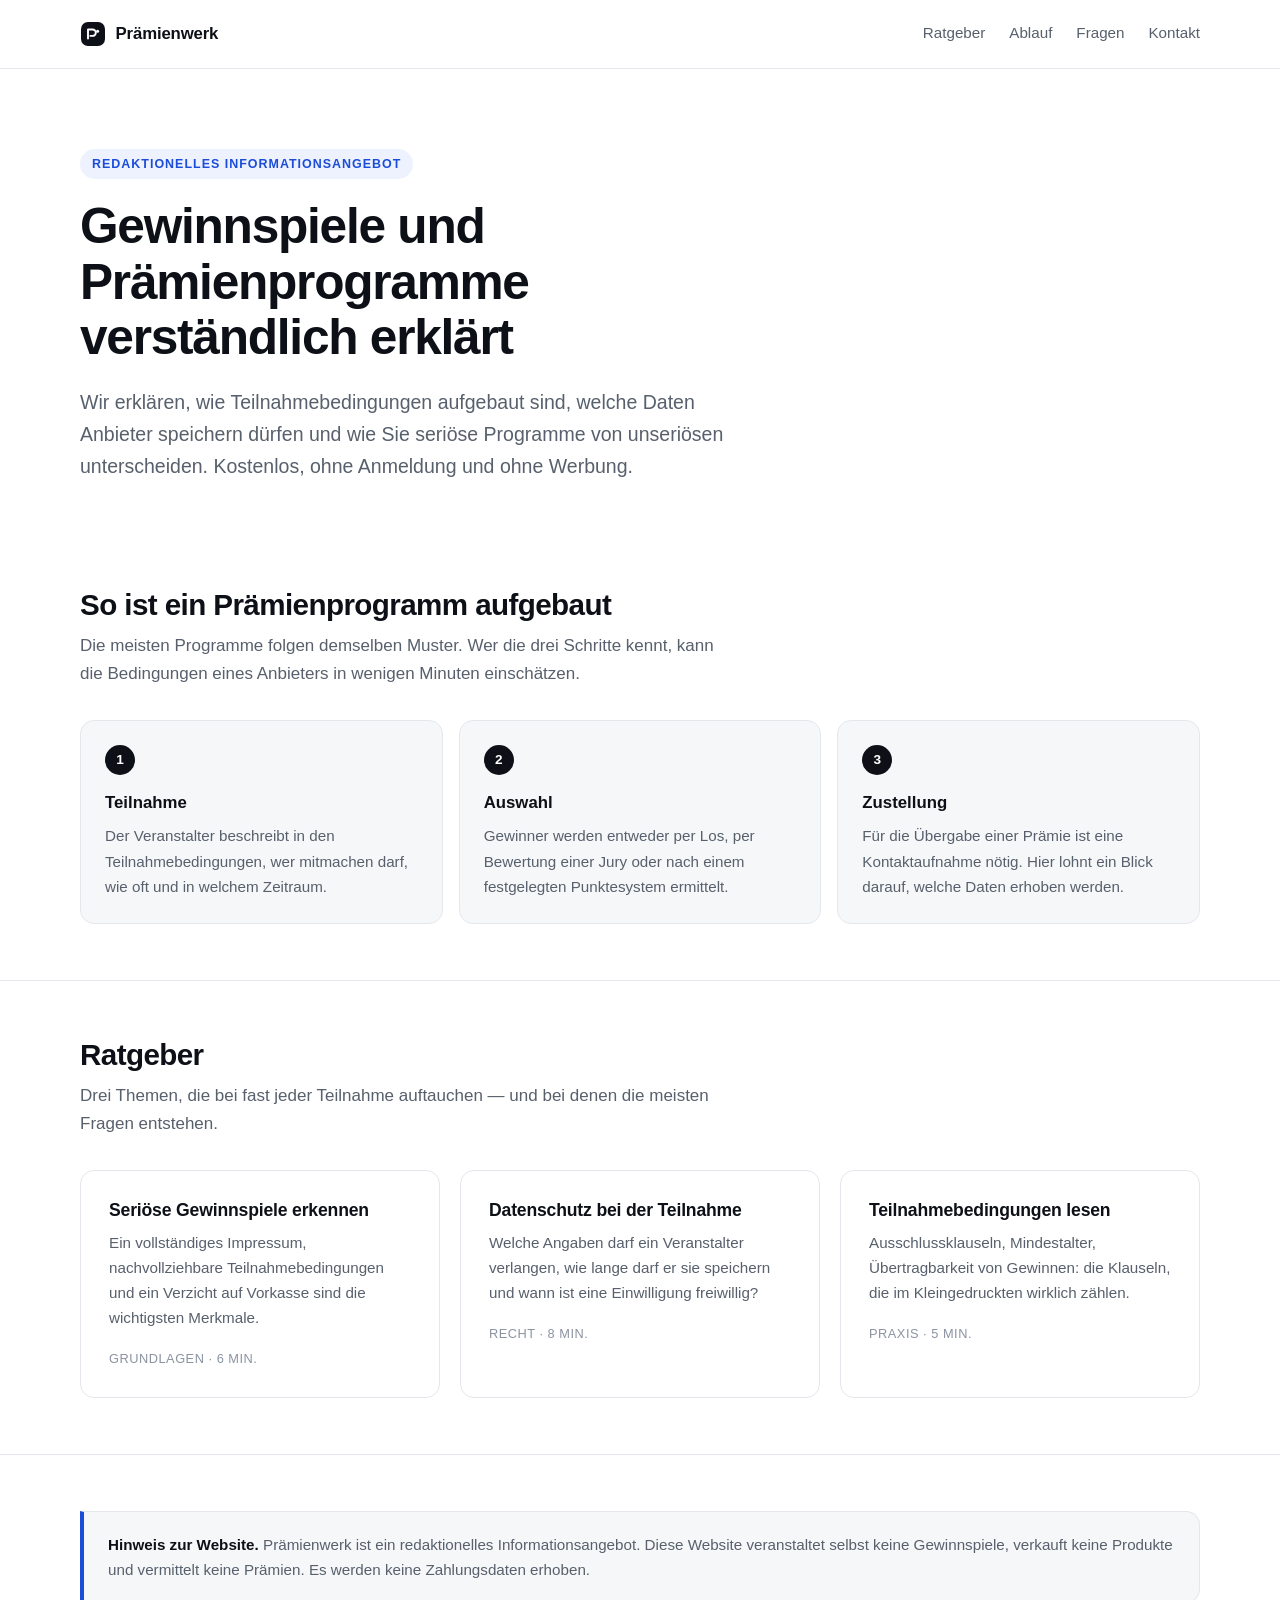
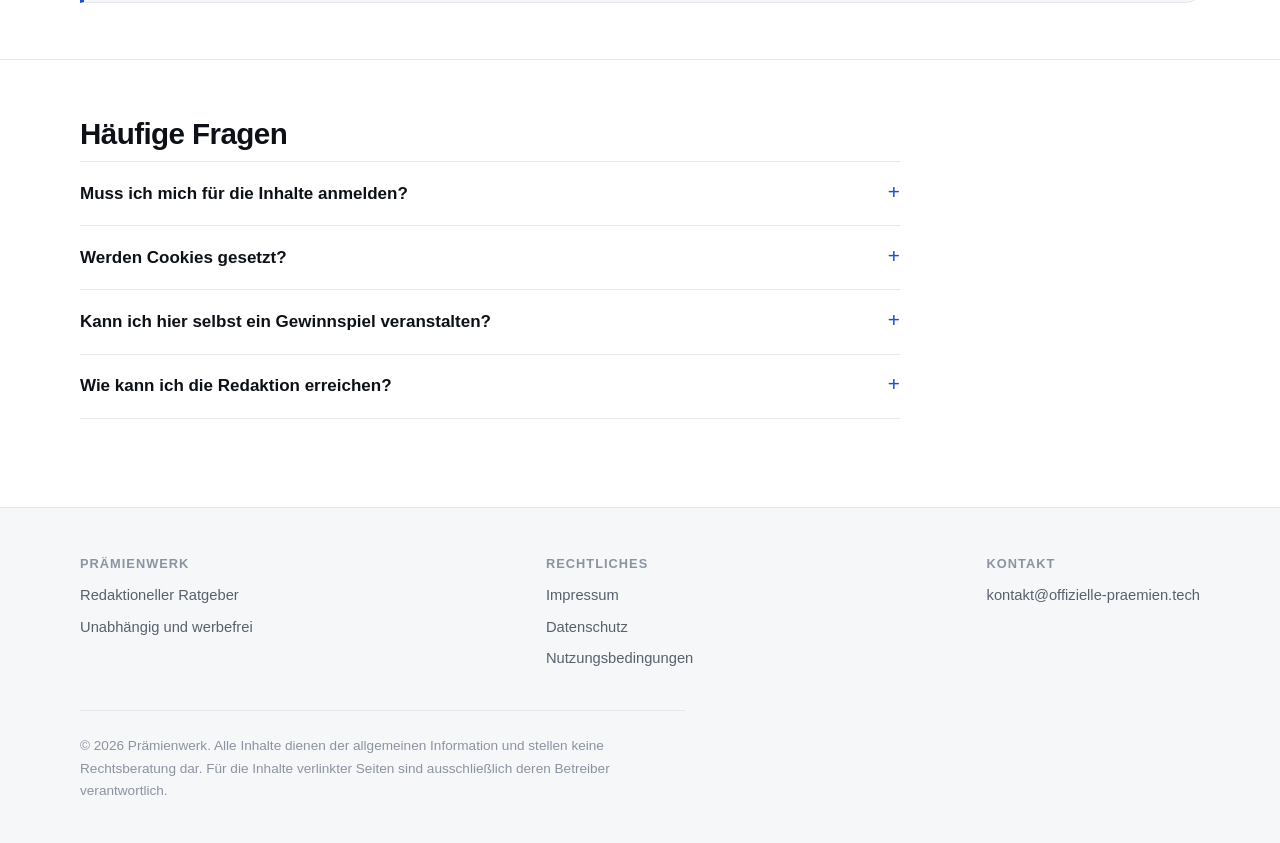
<file: index.html>
<!DOCTYPE html>
<html lang="de">
<head>
<meta charset="utf-8">
<meta name="viewport" content="width=device-width, initial-scale=1">
<title>Prämienwerk — Ratgeber für Gewinnspiele und Prämienprogramme</title>
<meta name="description" content="Unabhängiger Ratgeber zu Gewinnspielen und Prämienprogrammen: Teilnahmebedingungen, Datenschutz und woran Sie seriöse Anbieter erkennen.">
<meta name="robots" content="index, follow">
<meta name="theme-color" content="#ffffff">
<link rel="canonical" href="https://offizielle-praemien.tech/">
<link rel="stylesheet" href="/assets/style.css">
</head>
<body>
<a class="skip" href="#main">Zum Inhalt springen</a>

<header class="site-header">
  <div class="container">
    <a class="wordmark" href="/">
      <svg width="26" height="26" viewBox="0 0 26 26" aria-hidden="true" focusable="false">
        <rect x="1" y="1" width="24" height="24" rx="7" fill="#0d1117"/>
        <path d="M8 17.5V8.5h4.6a3.2 3.2 0 0 1 0 6.4H10.4" stroke="#fff" stroke-width="1.9" fill="none" stroke-linecap="round" stroke-linejoin="round"/>
        <circle cx="17.6" cy="10.2" r="1.5" fill="#fff"/>
      </svg>
      Prämienwerk
    </a>
    <nav class="nav" aria-label="Hauptnavigation">
      <a href="#ratgeber">Ratgeber</a>
      <a href="#ablauf">Ablauf</a>
      <a href="#fragen">Fragen</a>
      <a href="/impressum.html">Kontakt</a>
    </nav>
  </div>
</header>

<main id="main">

  <section class="hero">
    <div class="container">
      <p class="eyebrow">Redaktionelles Informationsangebot</p>
      <h1>Gewinnspiele und Prämienprogramme verständlich erklärt</h1>
      <p class="lede">
        Wir erklären, wie Teilnahmebedingungen aufgebaut sind, welche Daten Anbieter
        speichern dürfen und wie Sie seriöse Programme von unseriösen unterscheiden.
        Kostenlos, ohne Anmeldung und ohne Werbung.
      </p>
    </div>
  </section>

  <section class="section" id="ablauf">
    <div class="container">
      <h2>So ist ein Prämienprogramm aufgebaut</h2>
      <p class="section-intro">
        Die meisten Programme folgen demselben Muster. Wer die drei Schritte kennt,
        kann die Bedingungen eines Anbieters in wenigen Minuten einschätzen.
      </p>
      <ol class="steps">
        <li>
          <span class="num">1</span>
          <h3>Teilnahme</h3>
          <p>Der Veranstalter beschreibt in den Teilnahmebedingungen, wer mitmachen darf,
             wie oft und in welchem Zeitraum.</p>
        </li>
        <li>
          <span class="num">2</span>
          <h3>Auswahl</h3>
          <p>Gewinner werden entweder per Los, per Bewertung einer Jury oder nach
             einem festgelegten Punktesystem ermittelt.</p>
        </li>
        <li>
          <span class="num">3</span>
          <h3>Zustellung</h3>
          <p>Für die Übergabe einer Prämie ist eine Kontaktaufnahme nötig. Hier lohnt
             ein Blick darauf, welche Daten erhoben werden.</p>
        </li>
      </ol>
    </div>
  </section>

  <section class="section" id="ratgeber">
    <div class="container">
      <h2>Ratgeber</h2>
      <p class="section-intro">
        Drei Themen, die bei fast jeder Teilnahme auftauchen — und bei denen die
        meisten Fragen entstehen.
      </p>
      <div class="cards">
        <article class="card">
          <h3>Seriöse Gewinnspiele erkennen</h3>
          <p>Ein vollständiges Impressum, nachvollziehbare Teilnahmebedingungen und
             ein Verzicht auf Vorkasse sind die wichtigsten Merkmale.</p>
          <span class="meta">Grundlagen · 6 Min.</span>
        </article>
        <article class="card">
          <h3>Datenschutz bei der Teilnahme</h3>
          <p>Welche Angaben darf ein Veranstalter verlangen, wie lange darf er sie
             speichern und wann ist eine Einwilligung freiwillig?</p>
          <span class="meta">Recht · 8 Min.</span>
        </article>
        <article class="card">
          <h3>Teilnahmebedingungen lesen</h3>
          <p>Ausschlussklauseln, Mindestalter, Übertragbarkeit von Gewinnen: die
             Klauseln, die im Kleingedruckten wirklich zählen.</p>
          <span class="meta">Praxis · 5 Min.</span>
        </article>
      </div>
    </div>
  </section>

  <section class="section">
    <div class="container">
      <div class="notice">
        <strong>Hinweis zur Website.</strong> Prämienwerk ist ein redaktionelles
        Informationsangebot. Diese Website veranstaltet selbst keine Gewinnspiele,
        verkauft keine Produkte und vermittelt keine Prämien. Es werden keine
        Zahlungsdaten erhoben.
      </div>
    </div>
  </section>

  <section class="section" id="fragen">
    <div class="container">
      <h2>Häufige Fragen</h2>
      <div class="faq">
        <details>
          <summary>Muss ich mich für die Inhalte anmelden?</summary>
          <p>Nein. Alle Seiten sind frei zugänglich. Es gibt kein Benutzerkonto,
             keinen Newsletter und keine Bezahlschranke.</p>
        </details>
        <details>
          <summary>Werden Cookies gesetzt?</summary>
          <p>Nein. Diese Website verwendet keine Cookies, kein Tracking und keine
             Analysewerkzeuge von Drittanbietern.</p>
        </details>
        <details>
          <summary>Kann ich hier selbst ein Gewinnspiel veranstalten?</summary>
          <p>Nein. Prämienwerk ist ausschließlich eine Informationsseite und bietet
             keine Plattform für Veranstalter an.</p>
        </details>
        <details>
          <summary>Wie kann ich die Redaktion erreichen?</summary>
          <p>Per E-Mail an <a href="mailto:kontakt@offizielle-praemien.tech">kontakt@offizielle-praemien.tech</a>.
             Die vollständigen Angaben stehen im <a href="/impressum.html">Impressum</a>.</p>
        </details>
      </div>
    </div>
  </section>

</main>

<footer class="site-footer">
  <div class="container">
    <div class="cols">
      <div>
        <h2>Prämienwerk</h2>
        <ul>
          <li>Redaktioneller Ratgeber</li>
          <li>Unabhängig und werbefrei</li>
        </ul>
      </div>
      <div>
        <h2>Rechtliches</h2>
        <ul>
          <li><a href="/impressum.html">Impressum</a></li>
          <li><a href="/datenschutz.html">Datenschutz</a></li>
          <li><a href="/agb.html">Nutzungsbedingungen</a></li>
        </ul>
      </div>
      <div>
        <h2>Kontakt</h2>
        <ul>
          <li><a href="mailto:kontakt@offizielle-praemien.tech">kontakt@offizielle-praemien.tech</a></li>
        </ul>
      </div>
    </div>
    <p class="fine">
      © 2026 Prämienwerk. Alle Inhalte dienen der allgemeinen Information und stellen
      keine Rechtsberatung dar. Für die Inhalte verlinkter Seiten sind ausschließlich
      deren Betreiber verantwortlich.
    </p>
  </div>
</footer>

</body>
</html>
</file>
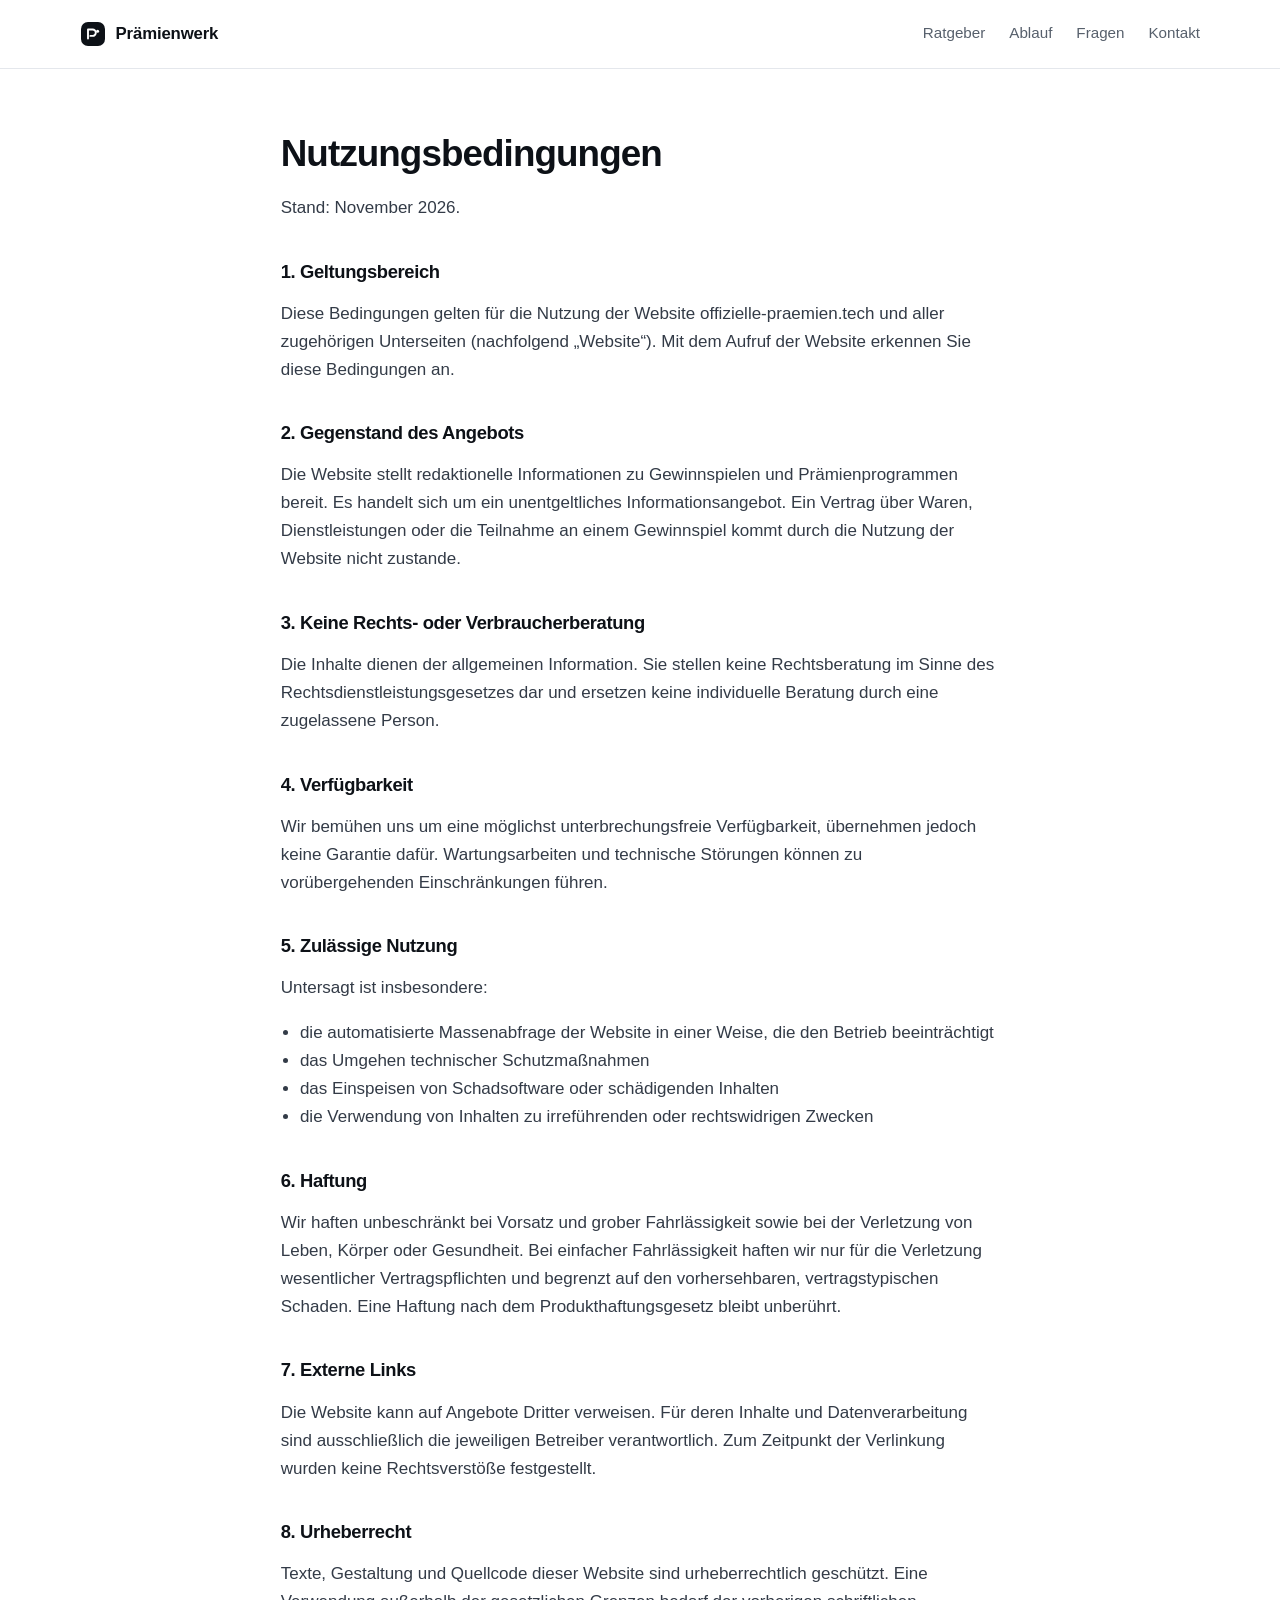
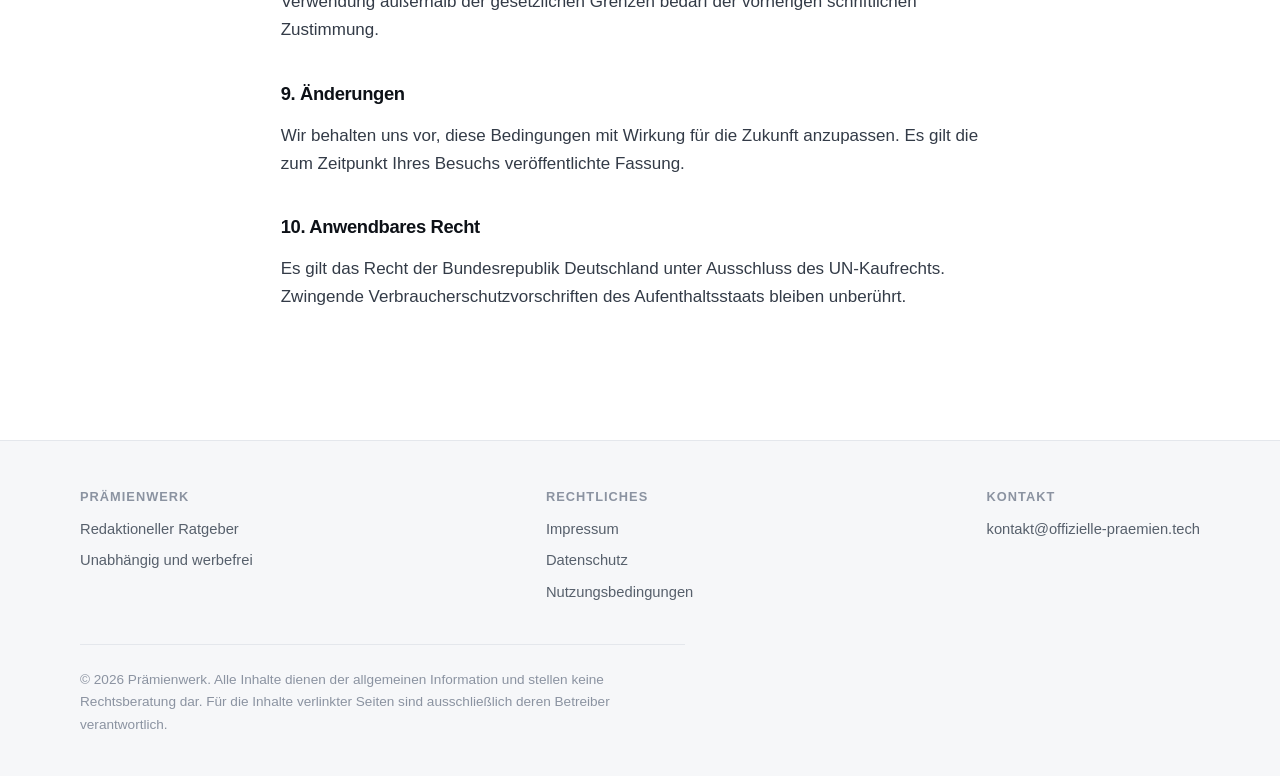
<file: agb.html>
<!DOCTYPE html>
<html lang="de">
<head>
<meta charset="utf-8">
<meta name="viewport" content="width=device-width, initial-scale=1">
<title>Nutzungsbedingungen — Prämienwerk</title>
<meta name="description" content="Nutzungsbedingungen für das redaktionelle Informationsangebot Prämienwerk.">
<meta name="robots" content="index, follow">
<link rel="canonical" href="https://offizielle-praemien.tech/agb.html">
<link rel="stylesheet" href="/assets/style.css">
</head>
<body>
<a class="skip" href="#main">Zum Inhalt springen</a>

<header class="site-header">
  <div class="container">
    <a class="wordmark" href="/">
      <svg width="26" height="26" viewBox="0 0 26 26" aria-hidden="true" focusable="false">
        <rect x="1" y="1" width="24" height="24" rx="7" fill="#0d1117"/>
        <path d="M8 17.5V8.5h4.6a3.2 3.2 0 0 1 0 6.4H10.4" stroke="#fff" stroke-width="1.9" fill="none" stroke-linecap="round" stroke-linejoin="round"/>
        <circle cx="17.6" cy="10.2" r="1.5" fill="#fff"/>
      </svg>
      Prämienwerk
    </a>
    <nav class="nav" aria-label="Hauptnavigation">
      <a href="/#ratgeber">Ratgeber</a>
      <a href="/#ablauf">Ablauf</a>
      <a href="/#fragen">Fragen</a>
      <a href="/impressum.html">Kontakt</a>
    </nav>
  </div>
</header>

<main id="main">
  <div class="container legal">
    <h1>Nutzungsbedingungen</h1>
    <p>Stand: November 2026.</p>

    <h2>1. Geltungsbereich</h2>
    <p>
      Diese Bedingungen gelten für die Nutzung der Website offizielle-praemien.tech und
      aller zugehörigen Unterseiten (nachfolgend „Website“). Mit dem Aufruf der Website
      erkennen Sie diese Bedingungen an.
    </p>

    <h2>2. Gegenstand des Angebots</h2>
    <p>
      Die Website stellt redaktionelle Informationen zu Gewinnspielen und
      Prämienprogrammen bereit. Es handelt sich um ein unentgeltliches
      Informationsangebot. Ein Vertrag über Waren, Dienstleistungen oder die Teilnahme an
      einem Gewinnspiel kommt durch die Nutzung der Website nicht zustande.
    </p>

    <h2>3. Keine Rechts- oder Verbraucherberatung</h2>
    <p>
      Die Inhalte dienen der allgemeinen Information. Sie stellen keine Rechtsberatung im
      Sinne des Rechtsdienstleistungsgesetzes dar und ersetzen keine individuelle
      Beratung durch eine zugelassene Person.
    </p>

    <h2>4. Verfügbarkeit</h2>
    <p>
      Wir bemühen uns um eine möglichst unterbrechungsfreie Verfügbarkeit, übernehmen
      jedoch keine Garantie dafür. Wartungsarbeiten und technische Störungen können zu
      vorübergehenden Einschränkungen führen.
    </p>

    <h2>5. Zulässige Nutzung</h2>
    <p>Untersagt ist insbesondere:</p>
    <ul>
      <li>die automatisierte Massenabfrage der Website in einer Weise, die den Betrieb beeinträchtigt</li>
      <li>das Umgehen technischer Schutzmaßnahmen</li>
      <li>das Einspeisen von Schadsoftware oder schädigenden Inhalten</li>
      <li>die Verwendung von Inhalten zu irreführenden oder rechtswidrigen Zwecken</li>
    </ul>

    <h2>6. Haftung</h2>
    <p>
      Wir haften unbeschränkt bei Vorsatz und grober Fahrlässigkeit sowie bei der
      Verletzung von Leben, Körper oder Gesundheit. Bei einfacher Fahrlässigkeit haften
      wir nur für die Verletzung wesentlicher Vertragspflichten und begrenzt auf den
      vorhersehbaren, vertragstypischen Schaden. Eine Haftung nach dem
      Produkthaftungsgesetz bleibt unberührt.
    </p>

    <h2>7. Externe Links</h2>
    <p>
      Die Website kann auf Angebote Dritter verweisen. Für deren Inhalte und
      Datenverarbeitung sind ausschließlich die jeweiligen Betreiber verantwortlich. Zum
      Zeitpunkt der Verlinkung wurden keine Rechtsverstöße festgestellt.
    </p>

    <h2>8. Urheberrecht</h2>
    <p>
      Texte, Gestaltung und Quellcode dieser Website sind urheberrechtlich geschützt. Eine
      Verwendung außerhalb der gesetzlichen Grenzen bedarf der vorherigen schriftlichen
      Zustimmung.
    </p>

    <h2>9. Änderungen</h2>
    <p>
      Wir behalten uns vor, diese Bedingungen mit Wirkung für die Zukunft anzupassen. Es
      gilt die zum Zeitpunkt Ihres Besuchs veröffentlichte Fassung.
    </p>

    <h2>10. Anwendbares Recht</h2>
    <p>
      Es gilt das Recht der Bundesrepublik Deutschland unter Ausschluss des
      UN-Kaufrechts. Zwingende Verbraucherschutzvorschriften des Aufenthaltsstaats
      bleiben unberührt.
    </p>
  </div>
</main>

<footer class="site-footer">
  <div class="container">
    <div class="cols">
      <div>
        <h2>Prämienwerk</h2>
        <ul>
          <li>Redaktioneller Ratgeber</li>
          <li>Unabhängig und werbefrei</li>
        </ul>
      </div>
      <div>
        <h2>Rechtliches</h2>
        <ul>
          <li><a href="/impressum.html">Impressum</a></li>
          <li><a href="/datenschutz.html">Datenschutz</a></li>
          <li><a href="/agb.html">Nutzungsbedingungen</a></li>
        </ul>
      </div>
      <div>
        <h2>Kontakt</h2>
        <ul>
          <li><a href="mailto:kontakt@offizielle-praemien.tech">kontakt@offizielle-praemien.tech</a></li>
        </ul>
      </div>
    </div>
    <p class="fine">
      © 2026 Prämienwerk. Alle Inhalte dienen der allgemeinen Information und stellen
      keine Rechtsberatung dar. Für die Inhalte verlinkter Seiten sind ausschließlich
      deren Betreiber verantwortlich.
    </p>
  </div>
</footer>

</body>
</html>
</file>
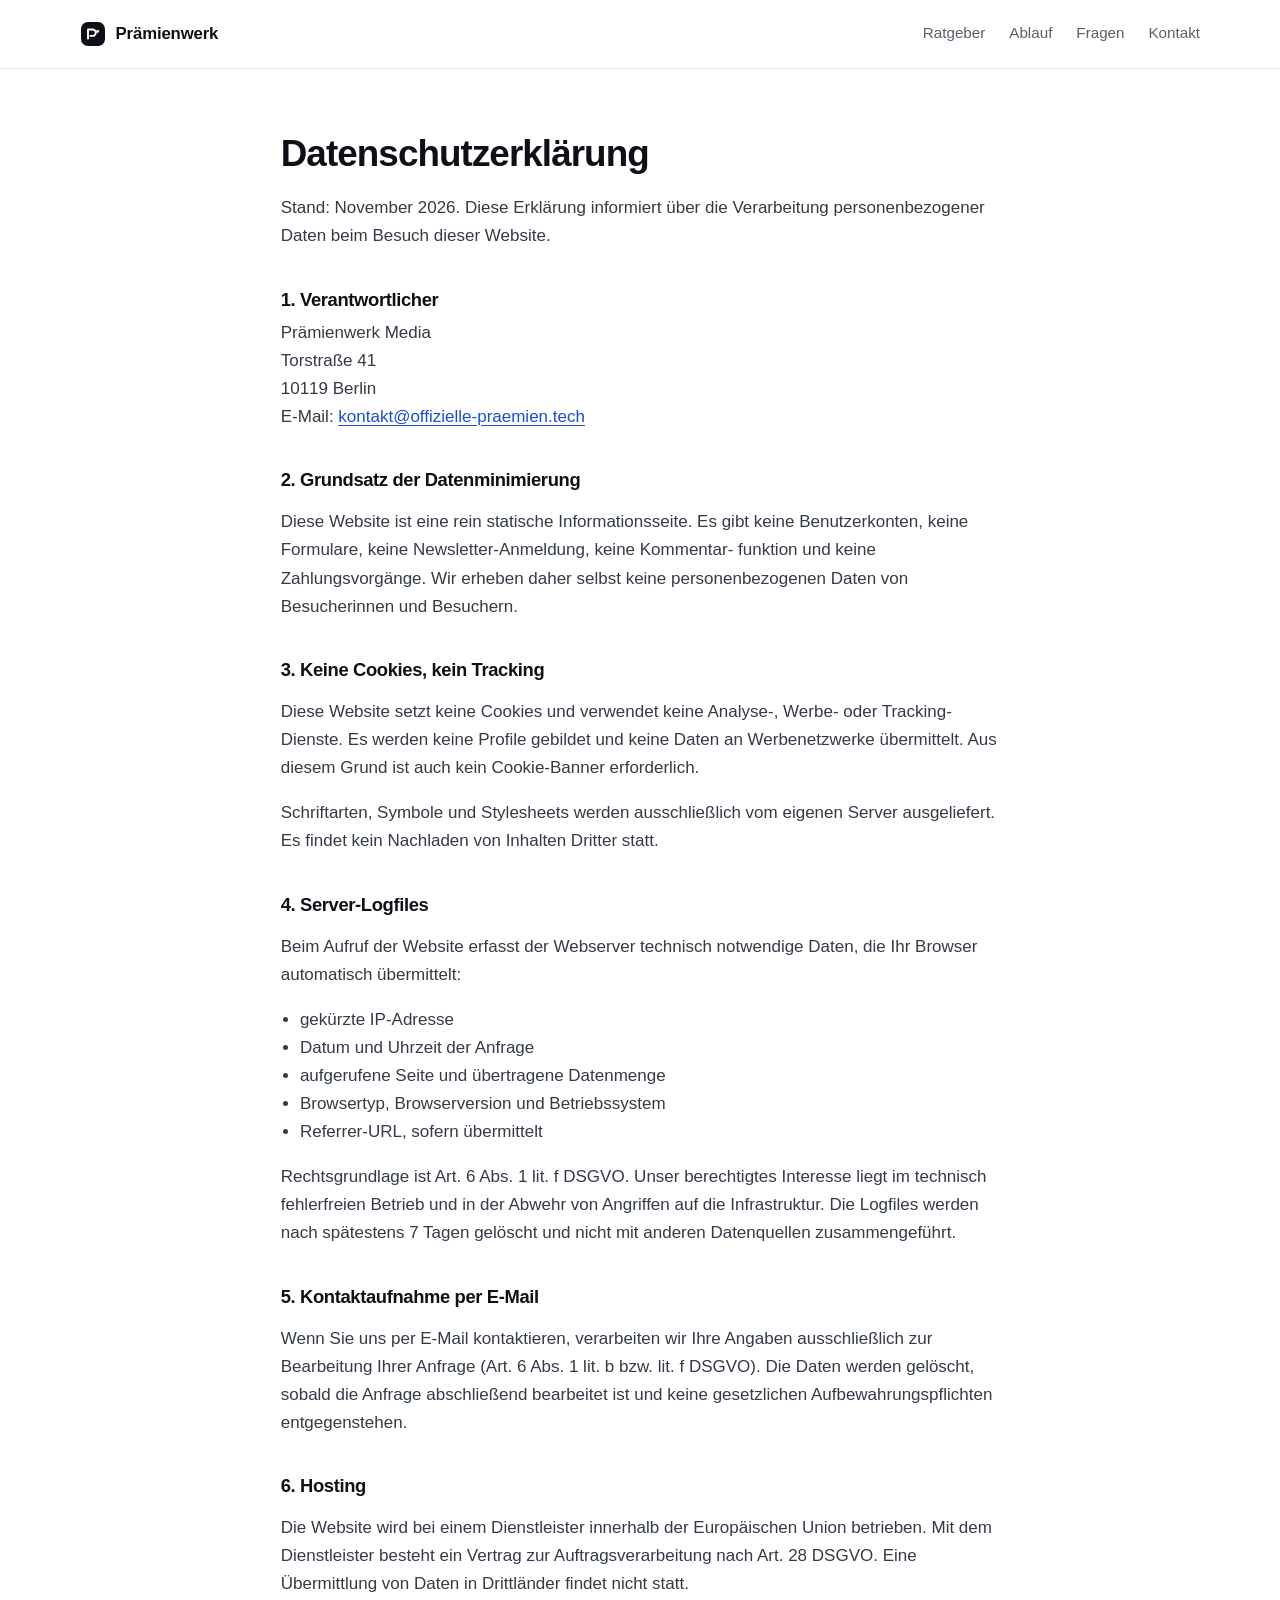
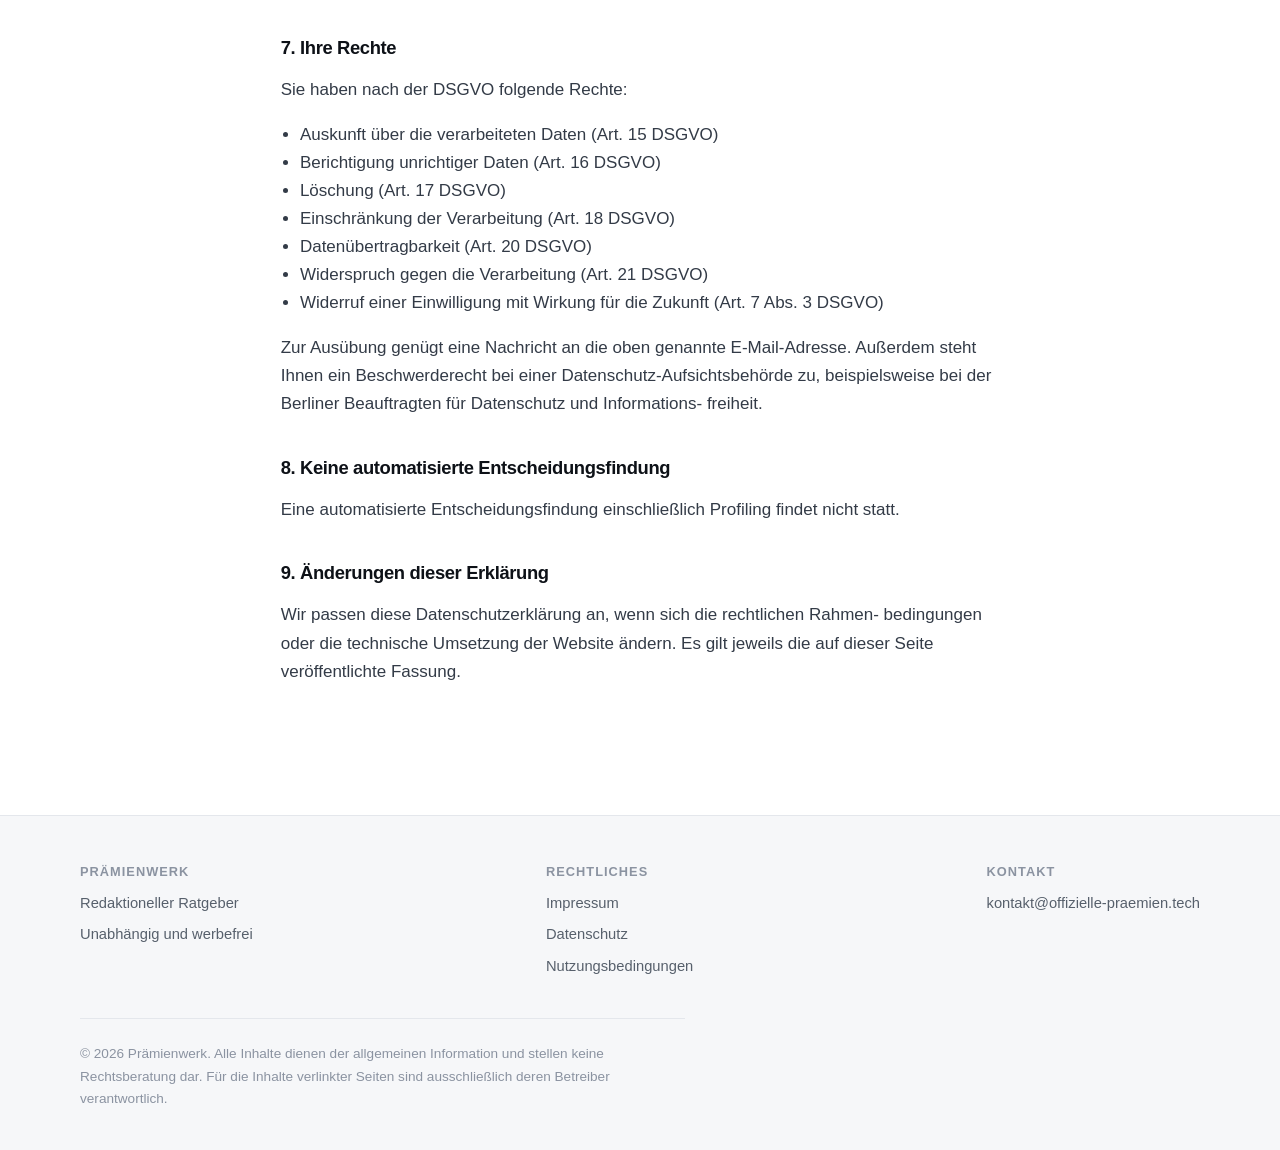
<file: datenschutz.html>
<!DOCTYPE html>
<html lang="de">
<head>
<meta charset="utf-8">
<meta name="viewport" content="width=device-width, initial-scale=1">
<title>Datenschutzerklärung — Prämienwerk</title>
<meta name="description" content="Datenschutzerklärung: Diese Website setzt keine Cookies, verwendet kein Tracking und speichert nur technisch notwendige Server-Logfiles.">
<meta name="robots" content="index, follow">
<link rel="canonical" href="https://offizielle-praemien.tech/datenschutz.html">
<link rel="stylesheet" href="/assets/style.css">
</head>
<body>
<a class="skip" href="#main">Zum Inhalt springen</a>

<header class="site-header">
  <div class="container">
    <a class="wordmark" href="/">
      <svg width="26" height="26" viewBox="0 0 26 26" aria-hidden="true" focusable="false">
        <rect x="1" y="1" width="24" height="24" rx="7" fill="#0d1117"/>
        <path d="M8 17.5V8.5h4.6a3.2 3.2 0 0 1 0 6.4H10.4" stroke="#fff" stroke-width="1.9" fill="none" stroke-linecap="round" stroke-linejoin="round"/>
        <circle cx="17.6" cy="10.2" r="1.5" fill="#fff"/>
      </svg>
      Prämienwerk
    </a>
    <nav class="nav" aria-label="Hauptnavigation">
      <a href="/#ratgeber">Ratgeber</a>
      <a href="/#ablauf">Ablauf</a>
      <a href="/#fragen">Fragen</a>
      <a href="/impressum.html">Kontakt</a>
    </nav>
  </div>
</header>

<main id="main">
  <div class="container legal">
    <h1>Datenschutzerklärung</h1>
    <p>Stand: November 2026. Diese Erklärung informiert über die Verarbeitung personenbezogener Daten beim Besuch dieser Website.</p>

    <h2>1. Verantwortlicher</h2>
    <address>
      Prämienwerk Media<br>
      Torstraße 41<br>
      10119 Berlin<br>
      E-Mail: <a href="mailto:kontakt@offizielle-praemien.tech">kontakt@offizielle-praemien.tech</a>
    </address>

    <h2>2. Grundsatz der Datenminimierung</h2>
    <p>
      Diese Website ist eine rein statische Informationsseite. Es gibt keine
      Benutzerkonten, keine Formulare, keine Newsletter-Anmeldung, keine Kommentar-
      funktion und keine Zahlungsvorgänge. Wir erheben daher selbst keine
      personenbezogenen Daten von Besucherinnen und Besuchern.
    </p>

    <h2>3. Keine Cookies, kein Tracking</h2>
    <p>
      Diese Website setzt keine Cookies und verwendet keine Analyse-, Werbe- oder
      Tracking-Dienste. Es werden keine Profile gebildet und keine Daten an
      Werbenetzwerke übermittelt. Aus diesem Grund ist auch kein Cookie-Banner
      erforderlich.
    </p>
    <p>
      Schriftarten, Symbole und Stylesheets werden ausschließlich vom eigenen Server
      ausgeliefert. Es findet kein Nachladen von Inhalten Dritter statt.
    </p>

    <h2>4. Server-Logfiles</h2>
    <p>
      Beim Aufruf der Website erfasst der Webserver technisch notwendige Daten, die Ihr
      Browser automatisch übermittelt:
    </p>
    <ul>
      <li>gekürzte IP-Adresse</li>
      <li>Datum und Uhrzeit der Anfrage</li>
      <li>aufgerufene Seite und übertragene Datenmenge</li>
      <li>Browsertyp, Browserversion und Betriebssystem</li>
      <li>Referrer-URL, sofern übermittelt</li>
    </ul>
    <p>
      Rechtsgrundlage ist Art. 6 Abs. 1 lit. f DSGVO. Unser berechtigtes Interesse liegt
      im technisch fehlerfreien Betrieb und in der Abwehr von Angriffen auf die
      Infrastruktur. Die Logfiles werden nach spätestens 7 Tagen gelöscht und nicht mit
      anderen Datenquellen zusammengeführt.
    </p>

    <h2>5. Kontaktaufnahme per E-Mail</h2>
    <p>
      Wenn Sie uns per E-Mail kontaktieren, verarbeiten wir Ihre Angaben ausschließlich
      zur Bearbeitung Ihrer Anfrage (Art. 6 Abs. 1 lit. b bzw. lit. f DSGVO). Die Daten
      werden gelöscht, sobald die Anfrage abschließend bearbeitet ist und keine
      gesetzlichen Aufbewahrungspflichten entgegenstehen.
    </p>

    <h2>6. Hosting</h2>
    <p>
      Die Website wird bei einem Dienstleister innerhalb der Europäischen Union
      betrieben. Mit dem Dienstleister besteht ein Vertrag zur Auftragsverarbeitung nach
      Art. 28 DSGVO. Eine Übermittlung von Daten in Drittländer findet nicht statt.
    </p>

    <h2>7. Ihre Rechte</h2>
    <p>Sie haben nach der DSGVO folgende Rechte:</p>
    <ul>
      <li>Auskunft über die verarbeiteten Daten (Art. 15 DSGVO)</li>
      <li>Berichtigung unrichtiger Daten (Art. 16 DSGVO)</li>
      <li>Löschung (Art. 17 DSGVO)</li>
      <li>Einschränkung der Verarbeitung (Art. 18 DSGVO)</li>
      <li>Datenübertragbarkeit (Art. 20 DSGVO)</li>
      <li>Widerspruch gegen die Verarbeitung (Art. 21 DSGVO)</li>
      <li>Widerruf einer Einwilligung mit Wirkung für die Zukunft (Art. 7 Abs. 3 DSGVO)</li>
    </ul>
    <p>
      Zur Ausübung genügt eine Nachricht an die oben genannte E-Mail-Adresse. Außerdem
      steht Ihnen ein Beschwerderecht bei einer Datenschutz-Aufsichtsbehörde zu,
      beispielsweise bei der Berliner Beauftragten für Datenschutz und Informations-
      freiheit.
    </p>

    <h2>8. Keine automatisierte Entscheidungsfindung</h2>
    <p>
      Eine automatisierte Entscheidungsfindung einschließlich Profiling findet nicht
      statt.
    </p>

    <h2>9. Änderungen dieser Erklärung</h2>
    <p>
      Wir passen diese Datenschutzerklärung an, wenn sich die rechtlichen Rahmen-
      bedingungen oder die technische Umsetzung der Website ändern. Es gilt jeweils die
      auf dieser Seite veröffentlichte Fassung.
    </p>
  </div>
</main>

<footer class="site-footer">
  <div class="container">
    <div class="cols">
      <div>
        <h2>Prämienwerk</h2>
        <ul>
          <li>Redaktioneller Ratgeber</li>
          <li>Unabhängig und werbefrei</li>
        </ul>
      </div>
      <div>
        <h2>Rechtliches</h2>
        <ul>
          <li><a href="/impressum.html">Impressum</a></li>
          <li><a href="/datenschutz.html">Datenschutz</a></li>
          <li><a href="/agb.html">Nutzungsbedingungen</a></li>
        </ul>
      </div>
      <div>
        <h2>Kontakt</h2>
        <ul>
          <li><a href="mailto:kontakt@offizielle-praemien.tech">kontakt@offizielle-praemien.tech</a></li>
        </ul>
      </div>
    </div>
    <p class="fine">
      © 2026 Prämienwerk. Alle Inhalte dienen der allgemeinen Information und stellen
      keine Rechtsberatung dar. Für die Inhalte verlinkter Seiten sind ausschließlich
      deren Betreiber verantwortlich.
    </p>
  </div>
</footer>

</body>
</html>
</file>
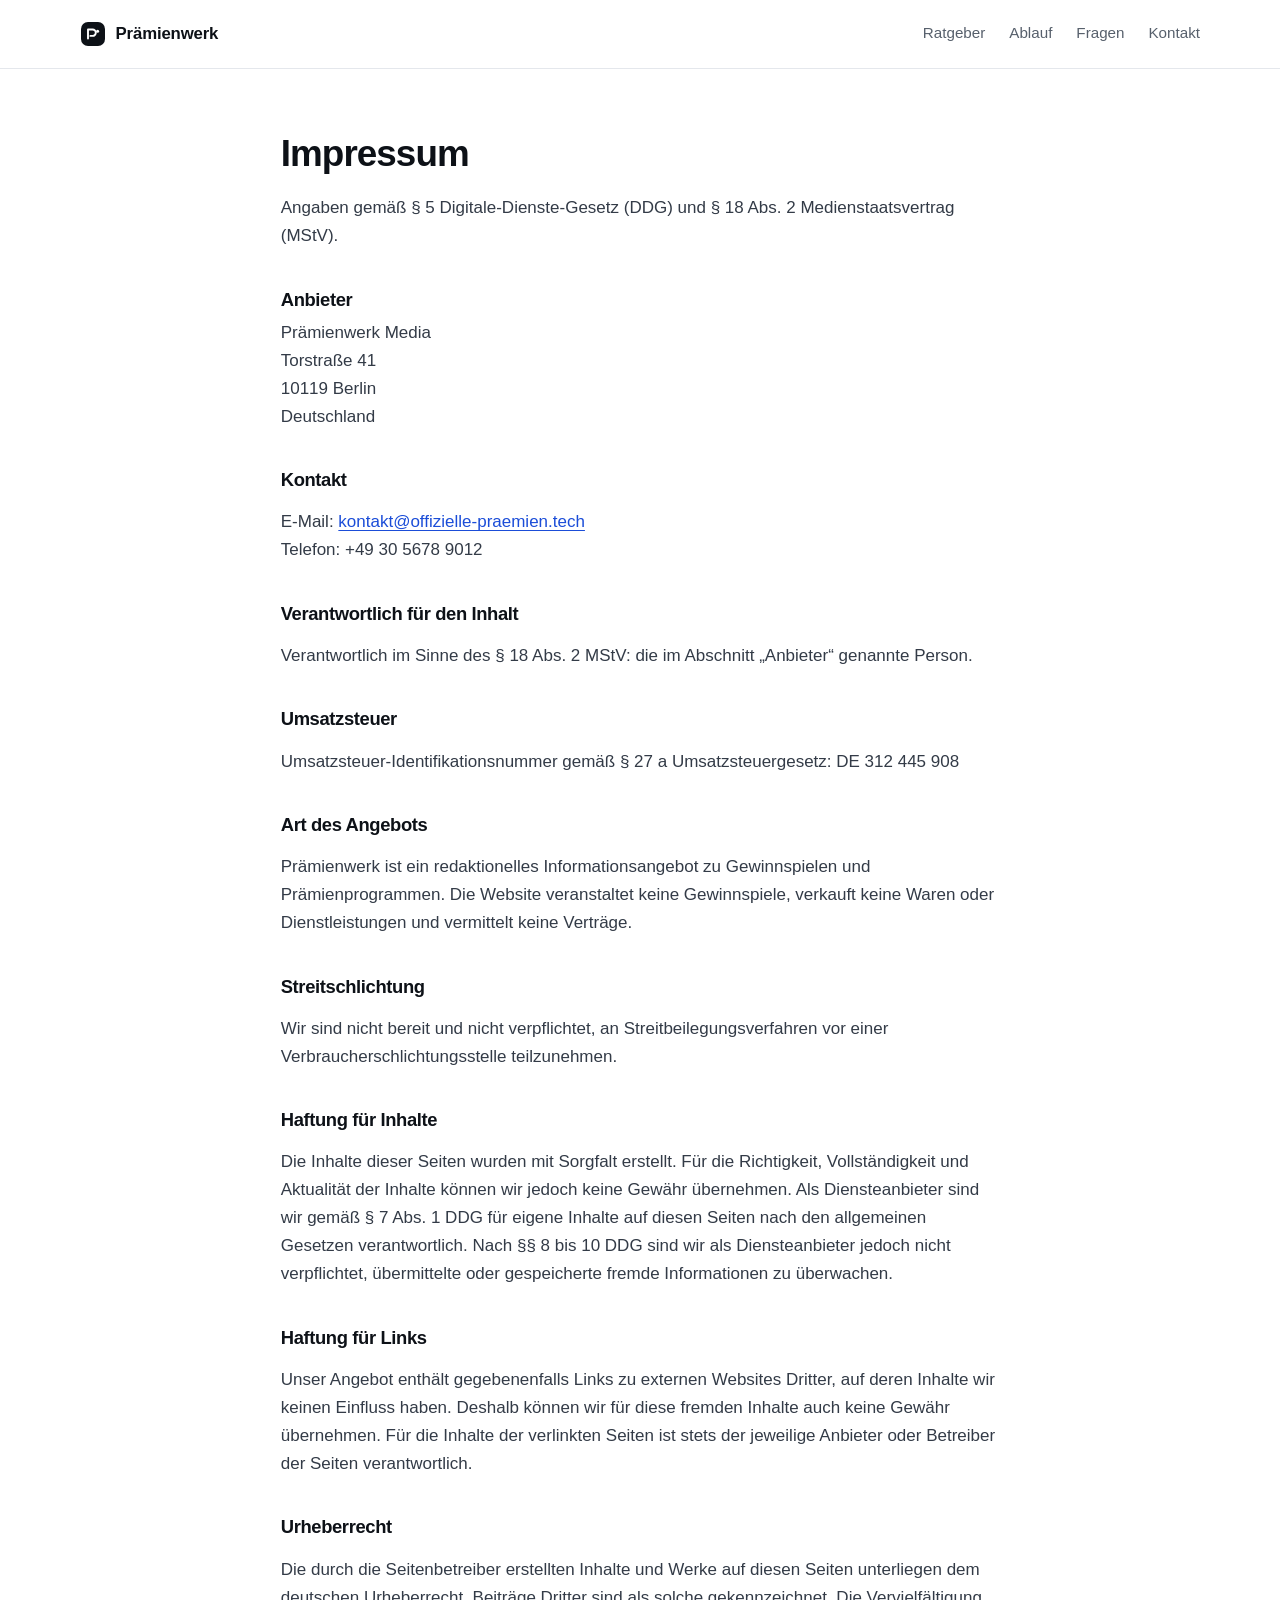
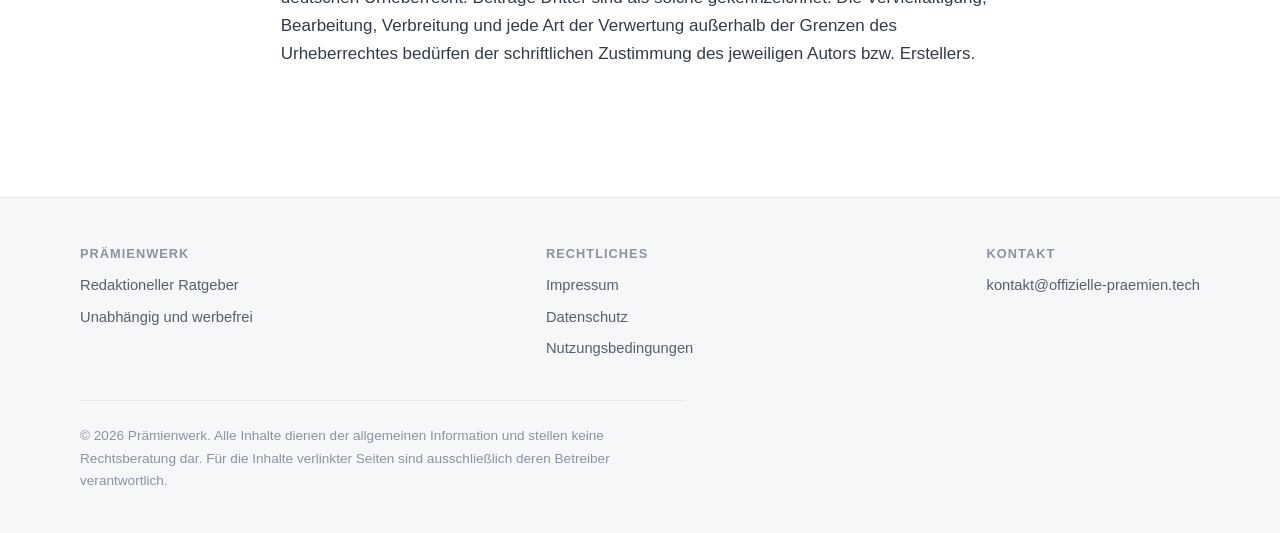
<file: impressum.html>
<!DOCTYPE html>
<html lang="de">
<head>
<meta charset="utf-8">
<meta name="viewport" content="width=device-width, initial-scale=1">
<title>Impressum — Prämienwerk</title>
<meta name="description" content="Impressum und Anbieterkennzeichnung des redaktionellen Informationsangebots Prämienwerk.">
<meta name="robots" content="index, follow">
<link rel="canonical" href="https://offizielle-praemien.tech/impressum.html">
<link rel="stylesheet" href="/assets/style.css">
</head>
<body>
<a class="skip" href="#main">Zum Inhalt springen</a>

<header class="site-header">
  <div class="container">
    <a class="wordmark" href="/">
      <svg width="26" height="26" viewBox="0 0 26 26" aria-hidden="true" focusable="false">
        <rect x="1" y="1" width="24" height="24" rx="7" fill="#0d1117"/>
        <path d="M8 17.5V8.5h4.6a3.2 3.2 0 0 1 0 6.4H10.4" stroke="#fff" stroke-width="1.9" fill="none" stroke-linecap="round" stroke-linejoin="round"/>
        <circle cx="17.6" cy="10.2" r="1.5" fill="#fff"/>
      </svg>
      Prämienwerk
    </a>
    <nav class="nav" aria-label="Hauptnavigation">
      <a href="/#ratgeber">Ratgeber</a>
      <a href="/#ablauf">Ablauf</a>
      <a href="/#fragen">Fragen</a>
      <a href="/impressum.html">Kontakt</a>
    </nav>
  </div>
</header>

<main id="main">
  <div class="container legal">
    <h1>Impressum</h1>
    <p>Angaben gemäß § 5 Digitale-Dienste-Gesetz (DDG) und § 18 Abs. 2 Medienstaatsvertrag (MStV).</p>

    <h2>Anbieter</h2>
    <address>
      Prämienwerk Media<br>
      Torstraße 41<br>
      10119 Berlin<br>
      Deutschland
    </address>

    <h2>Kontakt</h2>
    <p>
      E-Mail: <a href="mailto:kontakt@offizielle-praemien.tech">kontakt@offizielle-praemien.tech</a><br>
      Telefon: +49 30 5678 9012
    </p>

    <h2>Verantwortlich für den Inhalt</h2>
    <p>Verantwortlich im Sinne des § 18 Abs. 2 MStV: die im Abschnitt „Anbieter“ genannte Person.</p>

    <h2>Umsatzsteuer</h2>
    <p>Umsatzsteuer-Identifikationsnummer gemäß § 27 a Umsatzsteuergesetz: DE 312 445 908</p>

    <h2>Art des Angebots</h2>
    <p>
      Prämienwerk ist ein redaktionelles Informationsangebot zu Gewinnspielen und
      Prämienprogrammen. Die Website veranstaltet keine Gewinnspiele, verkauft keine
      Waren oder Dienstleistungen und vermittelt keine Verträge.
    </p>

    <h2>Streitschlichtung</h2>
    <p>
      Wir sind nicht bereit und nicht verpflichtet, an Streitbeilegungsverfahren vor
      einer Verbraucherschlichtungsstelle teilzunehmen.
    </p>

    <h2>Haftung für Inhalte</h2>
    <p>
      Die Inhalte dieser Seiten wurden mit Sorgfalt erstellt. Für die Richtigkeit,
      Vollständigkeit und Aktualität der Inhalte können wir jedoch keine Gewähr
      übernehmen. Als Diensteanbieter sind wir gemäß § 7 Abs. 1 DDG für eigene Inhalte
      auf diesen Seiten nach den allgemeinen Gesetzen verantwortlich. Nach §§ 8 bis 10
      DDG sind wir als Diensteanbieter jedoch nicht verpflichtet, übermittelte oder
      gespeicherte fremde Informationen zu überwachen.
    </p>

    <h2>Haftung für Links</h2>
    <p>
      Unser Angebot enthält gegebenenfalls Links zu externen Websites Dritter, auf deren
      Inhalte wir keinen Einfluss haben. Deshalb können wir für diese fremden Inhalte
      auch keine Gewähr übernehmen. Für die Inhalte der verlinkten Seiten ist stets der
      jeweilige Anbieter oder Betreiber der Seiten verantwortlich.
    </p>

    <h2>Urheberrecht</h2>
    <p>
      Die durch die Seitenbetreiber erstellten Inhalte und Werke auf diesen Seiten
      unterliegen dem deutschen Urheberrecht. Beiträge Dritter sind als solche
      gekennzeichnet. Die Vervielfältigung, Bearbeitung, Verbreitung und jede Art der
      Verwertung außerhalb der Grenzen des Urheberrechtes bedürfen der schriftlichen
      Zustimmung des jeweiligen Autors bzw. Erstellers.
    </p>
  </div>
</main>

<footer class="site-footer">
  <div class="container">
    <div class="cols">
      <div>
        <h2>Prämienwerk</h2>
        <ul>
          <li>Redaktioneller Ratgeber</li>
          <li>Unabhängig und werbefrei</li>
        </ul>
      </div>
      <div>
        <h2>Rechtliches</h2>
        <ul>
          <li><a href="/impressum.html">Impressum</a></li>
          <li><a href="/datenschutz.html">Datenschutz</a></li>
          <li><a href="/agb.html">Nutzungsbedingungen</a></li>
        </ul>
      </div>
      <div>
        <h2>Kontakt</h2>
        <ul>
          <li><a href="mailto:kontakt@offizielle-praemien.tech">kontakt@offizielle-praemien.tech</a></li>
        </ul>
      </div>
    </div>
    <p class="fine">
      © 2026 Prämienwerk. Alle Inhalte dienen der allgemeinen Information und stellen
      keine Rechtsberatung dar. Für die Inhalte verlinkter Seiten sind ausschließlich
      deren Betreiber verantwortlich.
    </p>
  </div>
</footer>

</body>
</html>
</file>
<file: assets/style.css>
/* Prämienwerk — statisches Stylesheet, keine externen Abhängigkeiten. */

:root {
  --bg: #ffffff;
  --soft: #f6f7f9;
  --ink: #0d1117;
  --muted: #57606c;
  --line: #e4e7ec;
  --accent: #1b4dd8;
  --accent-soft: #eef2ff;
  --radius: 14px;
}

*,
*::before,
*::after {
  box-sizing: border-box;
}

html {
  -webkit-text-size-adjust: 100%;
}

body {
  margin: 0;
  background: var(--bg);
  color: var(--ink);
  font-family: -apple-system, BlinkMacSystemFont, "Segoe UI", Roboto, "Helvetica Neue", Arial, sans-serif;
  font-size: 17px;
  line-height: 1.65;
  text-rendering: optimizeLegibility;
}

img {
  max-width: 100%;
  height: auto;
}

a {
  color: var(--accent);
  text-decoration-thickness: 1px;
  text-underline-offset: 3px;
}

a:hover {
  text-decoration-thickness: 2px;
}

:focus-visible {
  outline: 3px solid var(--accent);
  outline-offset: 2px;
  border-radius: 4px;
}

.container {
  width: min(1120px, 100% - 2.5rem);
  margin-inline: auto;
}

.skip {
  position: absolute;
  left: -9999px;
  top: 0;
  background: var(--ink);
  color: #fff;
  padding: 0.75rem 1rem;
  border-radius: 0 0 8px 0;
  z-index: 10;
}

.skip:focus {
  left: 0;
}

/* ---------- Header ---------- */

.site-header {
  border-bottom: 1px solid var(--line);
  background: rgba(255, 255, 255, 0.92);
  position: sticky;
  top: 0;
  z-index: 5;
  backdrop-filter: saturate(180%) blur(8px);
}

.site-header .container {
  display: flex;
  align-items: center;
  justify-content: space-between;
  gap: 1.5rem;
  min-height: 68px;
}

.wordmark {
  display: inline-flex;
  align-items: center;
  gap: 0.6rem;
  font-weight: 700;
  font-size: 1.05rem;
  letter-spacing: -0.01em;
  color: var(--ink);
  text-decoration: none;
}

.wordmark svg {
  display: block;
}

.nav {
  display: flex;
  gap: 1.5rem;
  flex-wrap: wrap;
}

.nav a {
  color: var(--muted);
  text-decoration: none;
  font-size: 0.95rem;
  font-weight: 500;
  padding: 0.35rem 0;
  border-bottom: 2px solid transparent;
}

.nav a:hover {
  color: var(--ink);
  border-bottom-color: var(--accent);
}

/* ---------- Hero ---------- */

.hero {
  padding: 5rem 0 3rem;
}

.eyebrow {
  display: inline-block;
  font-size: 0.78rem;
  font-weight: 600;
  letter-spacing: 0.08em;
  text-transform: uppercase;
  color: var(--accent);
  background: var(--accent-soft);
  border-radius: 999px;
  padding: 0.3rem 0.75rem;
  margin: 0 0 1.25rem;
}

h1 {
  font-size: clamp(2rem, 4.2vw, 3.1rem);
  line-height: 1.12;
  letter-spacing: -0.025em;
  margin: 0 0 1.25rem;
  max-width: 20ch;
  font-weight: 750;
}

.lede {
  font-size: clamp(1.05rem, 1.6vw, 1.22rem);
  color: var(--muted);
  max-width: 62ch;
  margin: 0;
}

/* ---------- Sections ---------- */

.section {
  padding: 3.5rem 0;
}

.section + .section {
  border-top: 1px solid var(--line);
}

h2 {
  font-size: clamp(1.4rem, 2.4vw, 1.85rem);
  line-height: 1.2;
  letter-spacing: -0.02em;
  margin: 0 0 0.6rem;
  font-weight: 700;
}

.section-intro {
  color: var(--muted);
  max-width: 68ch;
  margin: 0 0 2rem;
}

/* ---------- Steps ---------- */

.steps {
  list-style: none;
  margin: 0;
  padding: 0;
  display: grid;
  gap: 1rem;
  grid-template-columns: repeat(auto-fit, minmax(240px, 1fr));
}

.steps li {
  border: 1px solid var(--line);
  border-radius: var(--radius);
  padding: 1.5rem;
  background: var(--soft);
}

.steps .num {
  display: inline-flex;
  align-items: center;
  justify-content: center;
  width: 30px;
  height: 30px;
  border-radius: 50%;
  background: var(--ink);
  color: #fff;
  font-size: 0.85rem;
  font-weight: 700;
  margin-bottom: 0.9rem;
}

.steps h3 {
  margin: 0 0 0.4rem;
  font-size: 1.05rem;
  font-weight: 650;
}

.steps p {
  margin: 0;
  color: var(--muted);
  font-size: 0.95rem;
}

/* ---------- Cards ---------- */

.cards {
  display: grid;
  gap: 1.25rem;
  grid-template-columns: repeat(auto-fit, minmax(280px, 1fr));
}

.card {
  border: 1px solid var(--line);
  border-radius: var(--radius);
  padding: 1.75rem;
  background: #fff;
  transition: border-color 0.15s ease, transform 0.15s ease;
}

.card:hover {
  border-color: #c9cfdb;
  transform: translateY(-2px);
}

.card h3 {
  margin: 0 0 0.5rem;
  font-size: 1.1rem;
  line-height: 1.3;
  letter-spacing: -0.01em;
  font-weight: 650;
}

.card p {
  margin: 0;
  color: var(--muted);
  font-size: 0.95rem;
}

.card .meta {
  display: block;
  margin-top: 1.1rem;
  font-size: 0.8rem;
  letter-spacing: 0.04em;
  text-transform: uppercase;
  color: #8b93a1;
}

/* ---------- Notice ---------- */

.notice {
  border: 1px solid var(--line);
  border-left: 4px solid var(--accent);
  border-radius: 0 var(--radius) var(--radius) 0;
  background: var(--soft);
  padding: 1.25rem 1.5rem;
  color: var(--muted);
  font-size: 0.95rem;
}

.notice strong {
  color: var(--ink);
}

/* ---------- FAQ ---------- */

.faq {
  max-width: 820px;
}

.faq details {
  border-bottom: 1px solid var(--line);
  padding: 1.1rem 0;
}

.faq details:first-of-type {
  border-top: 1px solid var(--line);
}

.faq summary {
  cursor: pointer;
  font-weight: 600;
  list-style: none;
  display: flex;
  justify-content: space-between;
  gap: 1rem;
  align-items: baseline;
}

.faq summary::-webkit-details-marker {
  display: none;
}

.faq summary::after {
  content: "+";
  color: var(--accent);
  font-weight: 400;
  font-size: 1.3rem;
  line-height: 1;
}

.faq details[open] summary::after {
  content: "\2212";
}

.faq p {
  margin: 0.75rem 0 0;
  color: var(--muted);
  max-width: 70ch;
}

/* ---------- Legal pages ---------- */

.legal {
  max-width: 76ch;
  padding: 4rem 0 5rem;
}

.legal h1 {
  font-size: clamp(1.7rem, 3vw, 2.3rem);
  max-width: none;
}

.legal h2 {
  font-size: 1.15rem;
  margin: 2.4rem 0 0.5rem;
}

.legal h3 {
  font-size: 1rem;
  margin: 1.6rem 0 0.4rem;
}

.legal p,
.legal li {
  color: #333b47;
}

.legal ul {
  padding-left: 1.2rem;
}

.legal address {
  font-style: normal;
  color: #333b47;
}

/* ---------- Footer ---------- */

.site-footer {
  border-top: 1px solid var(--line);
  background: var(--soft);
  padding: 3rem 0 2.5rem;
  margin-top: 2rem;
  font-size: 0.92rem;
  color: var(--muted);
}

.site-footer .cols {
  display: flex;
  flex-wrap: wrap;
  gap: 2.5rem;
  justify-content: space-between;
}

.site-footer h2 {
  font-size: 0.8rem;
  letter-spacing: 0.08em;
  text-transform: uppercase;
  color: #8b93a1;
  margin: 0 0 0.75rem;
  font-weight: 700;
}

.site-footer ul {
  list-style: none;
  margin: 0;
  padding: 0;
  display: grid;
  gap: 0.45rem;
}

.site-footer a {
  color: var(--muted);
  text-decoration: none;
}

.site-footer a:hover {
  color: var(--ink);
  text-decoration: underline;
}

.site-footer .fine {
  margin: 2.5rem 0 0;
  padding-top: 1.5rem;
  border-top: 1px solid var(--line);
  font-size: 0.85rem;
  color: #8b93a1;
  max-width: 80ch;
}

@media (max-width: 720px) {
  body {
    font-size: 16px;
  }

  .hero {
    padding: 3rem 0 2rem;
  }

  .site-header .container {
    flex-wrap: wrap;
    gap: 0.35rem;
    min-height: 0;
    padding-block: 0.8rem;
  }

  .nav {
    gap: 1.1rem;
    width: 100%;
  }

  .nav a {
    font-size: 0.88rem;
  }
}
</file>
